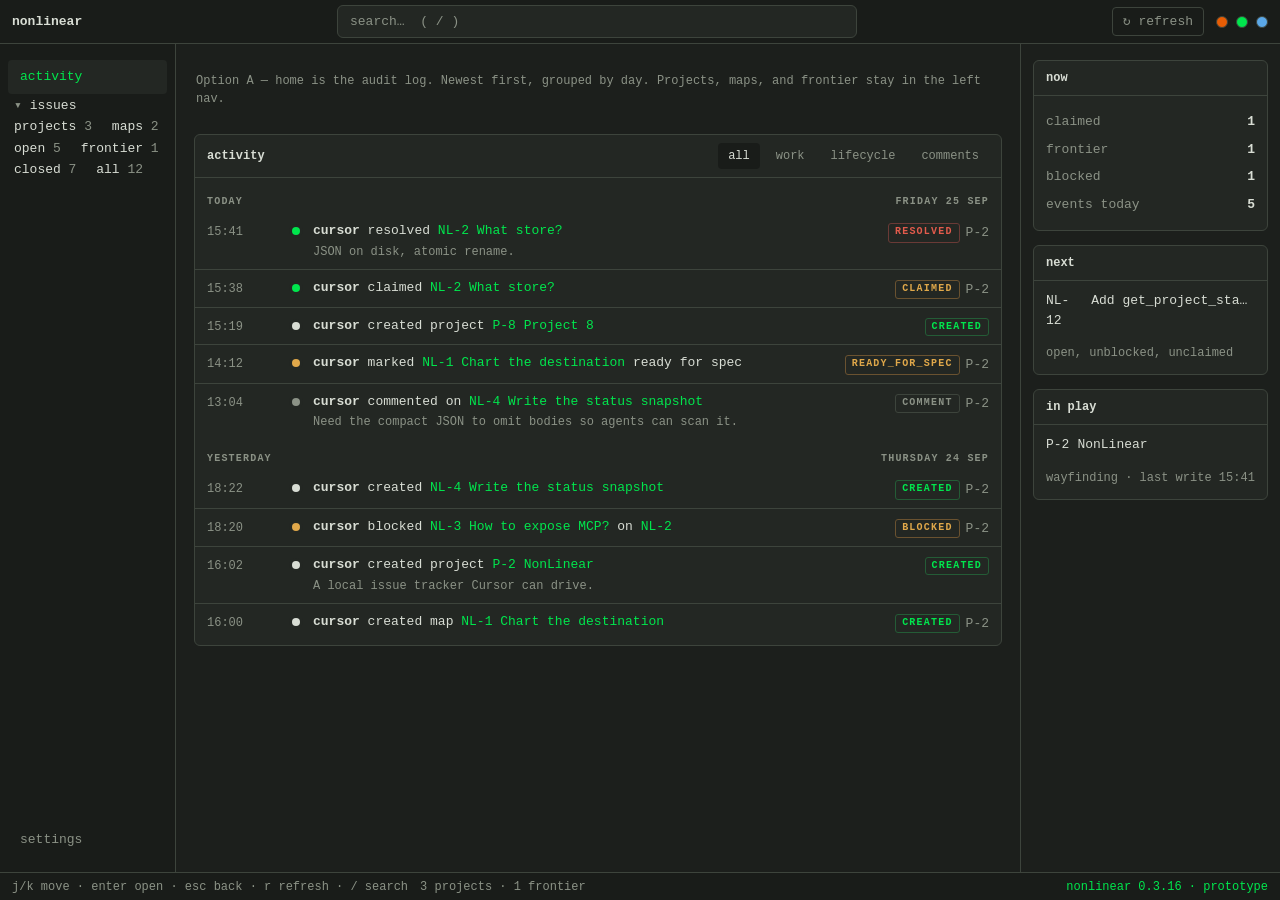
<file: web/prototypes/feed.html>
<!doctype html>
<html lang="en">
  <head>
    <meta charset="utf-8" />
    <meta name="viewport" content="width=device-width, initial-scale=1" />
    <title>activity feed · nonlinear</title>
    <script>
      document.documentElement.dataset.theme = "matrix";
    </script>
    <link rel="stylesheet" href="../app.css" />
    <link rel="stylesheet" href="proto.css" />
  </head>
  <body>
    <div id="app"></div>
    <script src="shell.js"></script>
    <script>
      paintShell({
        title: "activity feed",
        homeLabel: "activity",
        main: `
          <p class="proto-note">Option A — home is the audit log. Newest first, grouped by day. Projects, maps, and frontier stay in the left nav.</p>
          <section class="box">
            <div class="box-h">
              <strong>activity</strong>
              <div class="subnav">
                <button class="active">all</button>
                <button>work</button>
                <button>lifecycle</button>
                <button>comments</button>
              </div>
            </div>
            <div class="box-b">
              <div class="day-h"><span>today</span><span>friday 25 sep</span></div>
              <div class="event">
                <div class="event-time">15:41</div>
                <div class="event-rail"><i class="event-dot work"></i></div>
                <div class="event-main">
                  <div class="event-line"><span class="event-who">cursor</span> resolved <a href="#/2">NL-2 What store?</a></div>
                  <div class="event-gist">JSON on disk, atomic rename.</div>
                </div>
                <div class="event-meta"><span class="stamp closed">resolved</span><a class="muted" href="#/project/2">P-2</a></div>
              </div>
              <div class="event">
                <div class="event-time">15:38</div>
                <div class="event-rail"><i class="event-dot work"></i></div>
                <div class="event-main">
                  <div class="event-line"><span class="event-who">cursor</span> claimed <a href="#/2">NL-2 What store?</a></div>
                </div>
                <div class="event-meta"><span class="stamp claim">claimed</span><a class="muted" href="#/project/2">P-2</a></div>
              </div>
              <div class="event">
                <div class="event-time">15:19</div>
                <div class="event-rail"><i class="event-dot create"></i></div>
                <div class="event-main">
                  <div class="event-line"><span class="event-who">cursor</span> created project <a href="#/project/8">P-8 Project 8</a></div>
                </div>
                <div class="event-meta"><span class="stamp open">created</span></div>
              </div>
              <div class="event">
                <div class="event-time">14:12</div>
                <div class="event-rail"><i class="event-dot life"></i></div>
                <div class="event-main">
                  <div class="event-line"><span class="event-who">cursor</span> marked <a href="#/map/1">NL-1 Chart the destination</a> ready for spec</div>
                </div>
                <div class="event-meta"><span class="stamp claim">ready_for_spec</span><a class="muted" href="#/project/2">P-2</a></div>
              </div>
              <div class="event">
                <div class="event-time">13:04</div>
                <div class="event-rail"><i class="event-dot note"></i></div>
                <div class="event-main">
                  <div class="event-line"><span class="event-who">cursor</span> commented on <a href="#/4">NL-4 Write the status snapshot</a></div>
                  <div class="event-gist">Need the compact JSON to omit bodies so agents can scan it.</div>
                </div>
                <div class="event-meta"><span class="stamp">comment</span><a class="muted" href="#/project/2">P-2</a></div>
              </div>
              <div class="day-h"><span>yesterday</span><span>thursday 24 sep</span></div>
              <div class="event">
                <div class="event-time">18:22</div>
                <div class="event-rail"><i class="event-dot create"></i></div>
                <div class="event-main">
                  <div class="event-line"><span class="event-who">cursor</span> created <a href="#/4">NL-4 Write the status snapshot</a></div>
                </div>
                <div class="event-meta"><span class="stamp open">created</span><a class="muted" href="#/project/2">P-2</a></div>
              </div>
              <div class="event">
                <div class="event-time">18:20</div>
                <div class="event-rail"><i class="event-dot life"></i></div>
                <div class="event-main">
                  <div class="event-line"><span class="event-who">cursor</span> blocked <a href="#/3">NL-3 How to expose MCP?</a> on <a href="#/2">NL-2</a></div>
                </div>
                <div class="event-meta"><span class="stamp blocked">blocked</span><a class="muted" href="#/project/2">P-2</a></div>
              </div>
              <div class="event">
                <div class="event-time">16:02</div>
                <div class="event-rail"><i class="event-dot create"></i></div>
                <div class="event-main">
                  <div class="event-line"><span class="event-who">cursor</span> created project <a href="#/project/2">P-2 NonLinear</a></div>
                  <div class="event-gist">A local issue tracker Cursor can drive.</div>
                </div>
                <div class="event-meta"><span class="stamp open">created</span></div>
              </div>
              <div class="event">
                <div class="event-time">16:00</div>
                <div class="event-rail"><i class="event-dot create"></i></div>
                <div class="event-main">
                  <div class="event-line"><span class="event-who">cursor</span> created map <a href="#/map/1">NL-1 Chart the destination</a></div>
                </div>
                <div class="event-meta"><span class="stamp open">created</span><a class="muted" href="#/project/2">P-2</a></div>
              </div>
            </div>
          </section>
        `,
        rail: `
          <section class="box">
            <div class="box-h"><strong>now</strong></div>
            <div class="box-b pad">
              <div class="rail-line"><span>claimed</span><b>1</b></div>
              <div class="rail-line"><span>frontier</span><b>1</b></div>
              <div class="rail-line"><span>blocked</span><b>1</b></div>
              <div class="rail-line"><span>events today</span><b>5</b></div>
            </div>
          </section>
          <section class="box">
            <div class="box-h"><strong>next</strong></div>
            <div class="box-b">
              <a class="rel" href="#/12"><span class="id">NL-12</span><span class="rel-title">Add get_project_status</span></a>
              <div class="hint">open, unblocked, unclaimed</div>
            </div>
          </section>
          <section class="box">
            <div class="box-h"><strong>in play</strong></div>
            <div class="box-b">
              <a class="rel" href="#/project/2"><span class="id">P-2</span><span class="rel-title">NonLinear</span></a>
              <div class="hint">wayfinding · last write 15:41</div>
            </div>
          </section>
        `,
      });
    </script>
  </body>
</html>
</file>
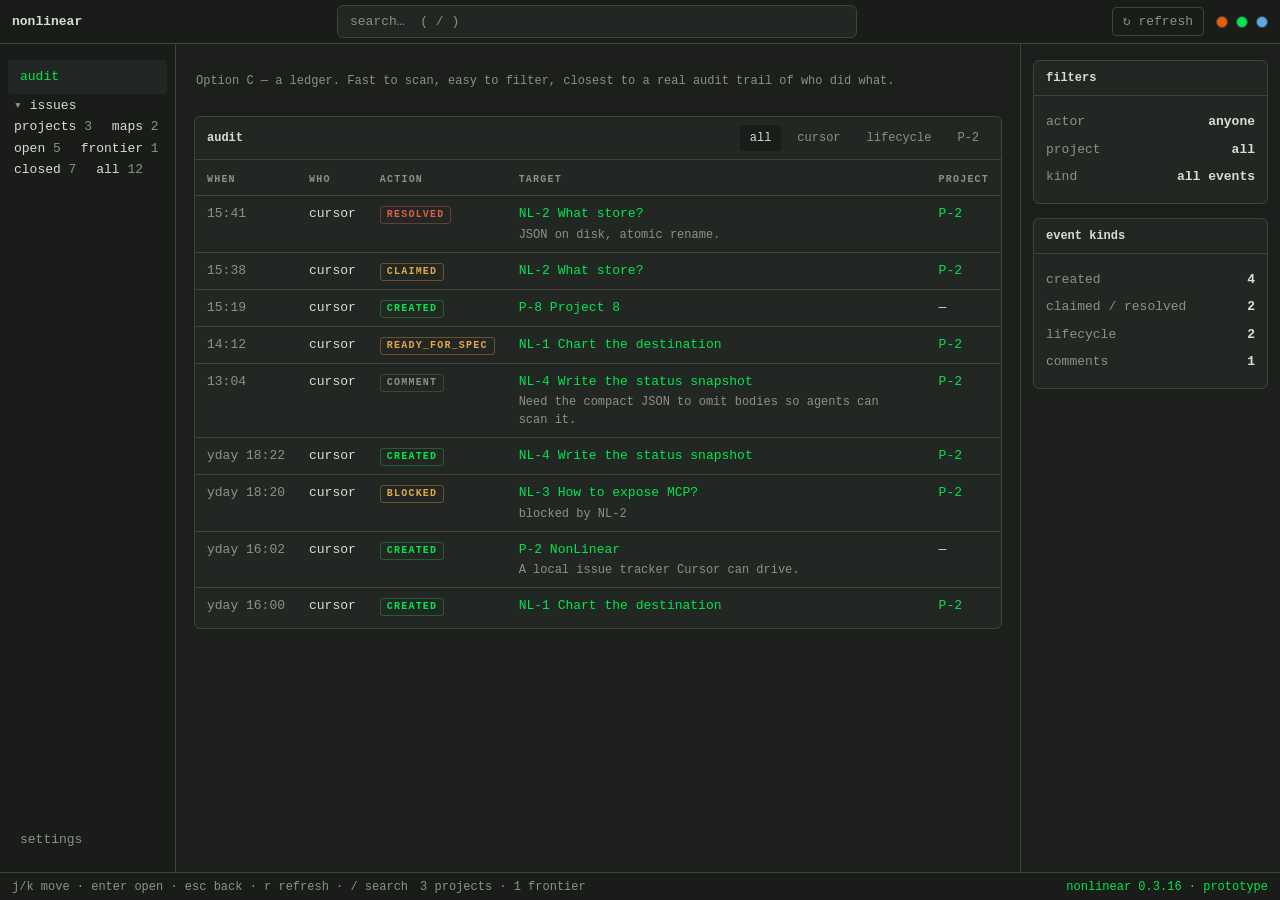
<file: web/prototypes/ledger.html>
<!doctype html>
<html lang="en">
  <head>
    <meta charset="utf-8" />
    <meta name="viewport" content="width=device-width, initial-scale=1" />
    <title>audit ledger · nonlinear</title>
    <script>
      document.documentElement.dataset.theme = "matrix";
    </script>
    <link rel="stylesheet" href="../app.css" />
    <link rel="stylesheet" href="proto.css" />
  </head>
  <body>
    <div id="app"></div>
    <script src="shell.js"></script>
    <script>
      paintShell({
        title: "audit ledger",
        homeLabel: "audit",
        main: `
          <p class="proto-note">Option C — a ledger. Fast to scan, easy to filter, closest to a real audit trail of who did what.</p>
          <section class="box">
            <div class="box-h">
              <strong>audit</strong>
              <div class="subnav">
                <button class="active">all</button>
                <button>cursor</button>
                <button>lifecycle</button>
                <button>P-2</button>
              </div>
            </div>
            <div class="box-b">
              <table class="ledger">
                <thead>
                  <tr>
                    <th>when</th>
                    <th>who</th>
                    <th>action</th>
                    <th>target</th>
                    <th>project</th>
                  </tr>
                </thead>
                <tbody>
                  <tr>
                    <td class="when">15:41</td>
                    <td class="who">cursor</td>
                    <td class="act"><span class="stamp closed">resolved</span></td>
                    <td><a href="#/2">NL-2 What store?</a><span class="gist">JSON on disk, atomic rename.</span></td>
                    <td><a href="#/project/2">P-2</a></td>
                  </tr>
                  <tr>
                    <td class="when">15:38</td>
                    <td class="who">cursor</td>
                    <td class="act"><span class="stamp claim">claimed</span></td>
                    <td><a href="#/2">NL-2 What store?</a></td>
                    <td><a href="#/project/2">P-2</a></td>
                  </tr>
                  <tr>
                    <td class="when">15:19</td>
                    <td class="who">cursor</td>
                    <td class="act"><span class="stamp open">created</span></td>
                    <td><a href="#/project/8">P-8 Project 8</a></td>
                    <td>—</td>
                  </tr>
                  <tr>
                    <td class="when">14:12</td>
                    <td class="who">cursor</td>
                    <td class="act"><span class="stamp claim">ready_for_spec</span></td>
                    <td><a href="#/map/1">NL-1 Chart the destination</a></td>
                    <td><a href="#/project/2">P-2</a></td>
                  </tr>
                  <tr>
                    <td class="when">13:04</td>
                    <td class="who">cursor</td>
                    <td class="act"><span class="stamp">comment</span></td>
                    <td><a href="#/4">NL-4 Write the status snapshot</a><span class="gist">Need the compact JSON to omit bodies so agents can scan it.</span></td>
                    <td><a href="#/project/2">P-2</a></td>
                  </tr>
                  <tr>
                    <td class="when">yday 18:22</td>
                    <td class="who">cursor</td>
                    <td class="act"><span class="stamp open">created</span></td>
                    <td><a href="#/4">NL-4 Write the status snapshot</a></td>
                    <td><a href="#/project/2">P-2</a></td>
                  </tr>
                  <tr>
                    <td class="when">yday 18:20</td>
                    <td class="who">cursor</td>
                    <td class="act"><span class="stamp blocked">blocked</span></td>
                    <td><a href="#/3">NL-3 How to expose MCP?</a><span class="gist">blocked by NL-2</span></td>
                    <td><a href="#/project/2">P-2</a></td>
                  </tr>
                  <tr>
                    <td class="when">yday 16:02</td>
                    <td class="who">cursor</td>
                    <td class="act"><span class="stamp open">created</span></td>
                    <td><a href="#/project/2">P-2 NonLinear</a><span class="gist">A local issue tracker Cursor can drive.</span></td>
                    <td>—</td>
                  </tr>
                  <tr>
                    <td class="when">yday 16:00</td>
                    <td class="who">cursor</td>
                    <td class="act"><span class="stamp open">created</span></td>
                    <td><a href="#/map/1">NL-1 Chart the destination</a></td>
                    <td><a href="#/project/2">P-2</a></td>
                  </tr>
                </tbody>
              </table>
            </div>
          </section>
        `,
        rail: `
          <section class="box">
            <div class="box-h"><strong>filters</strong></div>
            <div class="box-b pad">
              <div class="rail-line"><span>actor</span><b>anyone</b></div>
              <div class="rail-line"><span>project</span><b>all</b></div>
              <div class="rail-line"><span>kind</span><b>all events</b></div>
            </div>
          </section>
          <section class="box">
            <div class="box-h"><strong>event kinds</strong></div>
            <div class="box-b pad">
              <div class="rail-line"><span>created</span><b>4</b></div>
              <div class="rail-line"><span>claimed / resolved</span><b>2</b></div>
              <div class="rail-line"><span>lifecycle</span><b>2</b></div>
              <div class="rail-line"><span>comments</span><b>1</b></div>
            </div>
          </section>
        `,
      });
    </script>
  </body>
</html>
</file>
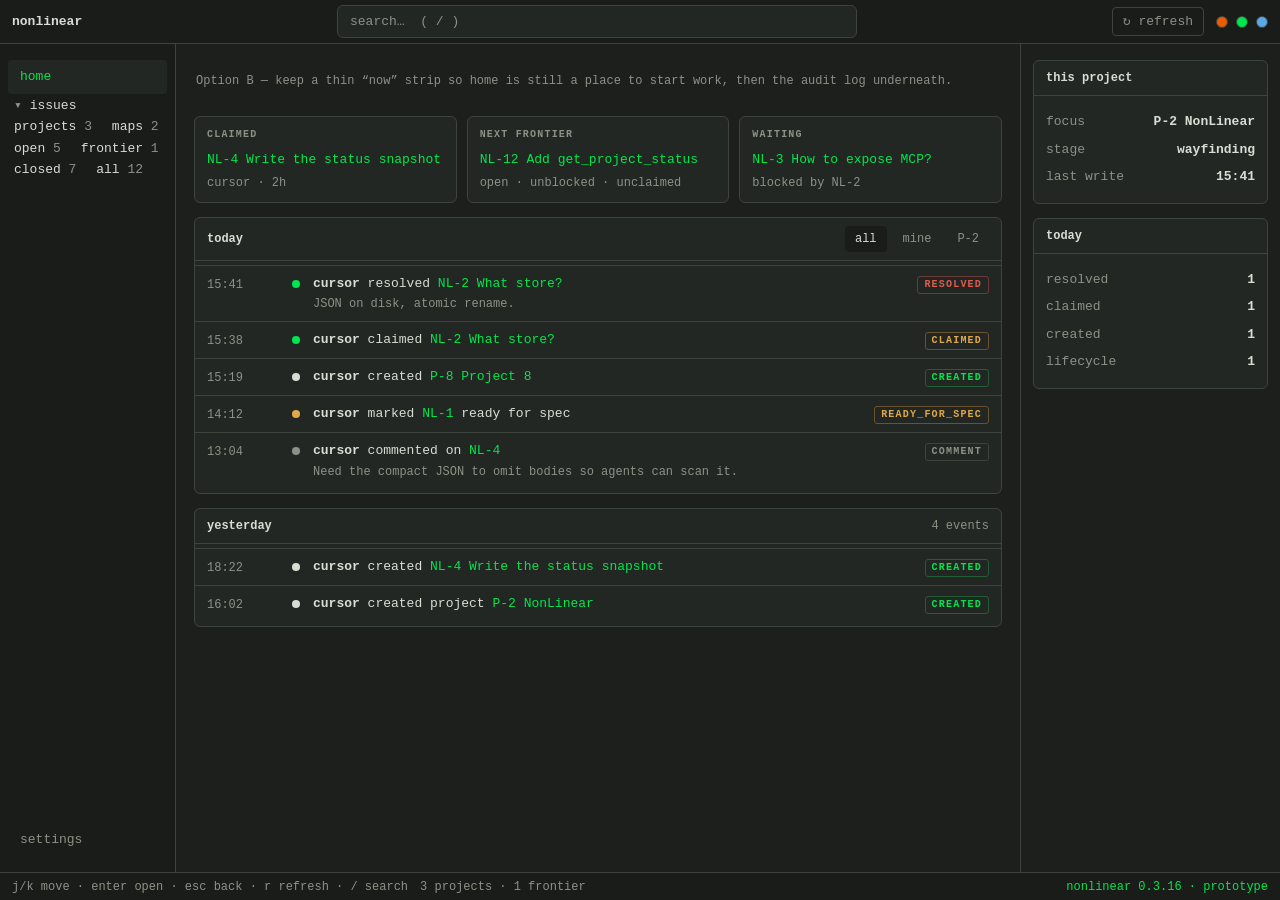
<file: web/prototypes/now.html>
<!doctype html>
<html lang="en">
  <head>
    <meta charset="utf-8" />
    <meta name="viewport" content="width=device-width, initial-scale=1" />
    <title>now + log · nonlinear</title>
    <script>
      document.documentElement.dataset.theme = "matrix";
    </script>
    <link rel="stylesheet" href="../app.css" />
    <link rel="stylesheet" href="proto.css" />
  </head>
  <body>
    <div id="app"></div>
    <script src="shell.js"></script>
    <script>
      paintShell({
        title: "now + log",
        homeLabel: "home",
        main: `
          <p class="proto-note">Option B — keep a thin “now” strip so home is still a place to start work, then the audit log underneath.</p>
          <div class="now-grid">
            <div class="now-card">
              <div class="k">claimed</div>
              <div class="v"><a href="#/4">NL-4 Write the status snapshot</a></div>
              <div class="s">cursor · 2h</div>
            </div>
            <div class="now-card">
              <div class="k">next frontier</div>
              <div class="v"><a href="#/12">NL-12 Add get_project_status</a></div>
              <div class="s">open · unblocked · unclaimed</div>
            </div>
            <div class="now-card">
              <div class="k">waiting</div>
              <div class="v"><a href="#/3">NL-3 How to expose MCP?</a></div>
              <div class="s">blocked by NL-2</div>
            </div>
          </div>
          <section class="box">
            <div class="box-h">
              <strong>today</strong>
              <div class="subnav">
                <button class="active">all</button>
                <button>mine</button>
                <button>P-2</button>
              </div>
            </div>
            <div class="box-b">
              <div class="event">
                <div class="event-time">15:41</div>
                <div class="event-rail"><i class="event-dot work"></i></div>
                <div class="event-main">
                  <div class="event-line"><span class="event-who">cursor</span> resolved <a href="#/2">NL-2 What store?</a></div>
                  <div class="event-gist">JSON on disk, atomic rename.</div>
                </div>
                <div class="event-meta"><span class="stamp closed">resolved</span></div>
              </div>
              <div class="event">
                <div class="event-time">15:38</div>
                <div class="event-rail"><i class="event-dot work"></i></div>
                <div class="event-main">
                  <div class="event-line"><span class="event-who">cursor</span> claimed <a href="#/2">NL-2 What store?</a></div>
                </div>
                <div class="event-meta"><span class="stamp claim">claimed</span></div>
              </div>
              <div class="event">
                <div class="event-time">15:19</div>
                <div class="event-rail"><i class="event-dot create"></i></div>
                <div class="event-main">
                  <div class="event-line"><span class="event-who">cursor</span> created <a href="#/project/8">P-8 Project 8</a></div>
                </div>
                <div class="event-meta"><span class="stamp open">created</span></div>
              </div>
              <div class="event">
                <div class="event-time">14:12</div>
                <div class="event-rail"><i class="event-dot life"></i></div>
                <div class="event-main">
                  <div class="event-line"><span class="event-who">cursor</span> marked <a href="#/map/1">NL-1</a> ready for spec</div>
                </div>
                <div class="event-meta"><span class="stamp claim">ready_for_spec</span></div>
              </div>
              <div class="event">
                <div class="event-time">13:04</div>
                <div class="event-rail"><i class="event-dot note"></i></div>
                <div class="event-main">
                  <div class="event-line"><span class="event-who">cursor</span> commented on <a href="#/4">NL-4</a></div>
                  <div class="event-gist">Need the compact JSON to omit bodies so agents can scan it.</div>
                </div>
                <div class="event-meta"><span class="stamp">comment</span></div>
              </div>
            </div>
          </section>
          <section class="box fold">
            <div class="box-h"><strong>yesterday</strong><span>4 events</span></div>
            <div class="box-b">
              <div class="event">
                <div class="event-time">18:22</div>
                <div class="event-rail"><i class="event-dot create"></i></div>
                <div class="event-main">
                  <div class="event-line"><span class="event-who">cursor</span> created <a href="#/4">NL-4 Write the status snapshot</a></div>
                </div>
                <div class="event-meta"><span class="stamp open">created</span></div>
              </div>
              <div class="event">
                <div class="event-time">16:02</div>
                <div class="event-rail"><i class="event-dot create"></i></div>
                <div class="event-main">
                  <div class="event-line"><span class="event-who">cursor</span> created project <a href="#/project/2">P-2 NonLinear</a></div>
                </div>
                <div class="event-meta"><span class="stamp open">created</span></div>
              </div>
            </div>
          </section>
        `,
        rail: `
          <section class="box">
            <div class="box-h"><strong>this project</strong></div>
            <div class="box-b pad">
              <div class="rail-line"><span>focus</span><b>P-2 NonLinear</b></div>
              <div class="rail-line"><span>stage</span><b>wayfinding</b></div>
              <div class="rail-line"><span>last write</span><b>15:41</b></div>
            </div>
          </section>
          <section class="box">
            <div class="box-h"><strong>today</strong></div>
            <div class="box-b pad">
              <div class="rail-line"><span>resolved</span><b>1</b></div>
              <div class="rail-line"><span>claimed</span><b>1</b></div>
              <div class="rail-line"><span>created</span><b>1</b></div>
              <div class="rail-line"><span>lifecycle</span><b>1</b></div>
            </div>
          </section>
        `,
      });
    </script>
  </body>
</html>
</file>
<file: web/app.css>
:root,
[data-theme="matrix"] {
  --bg: #1c1f1c;
  --bg-2: #232723;
  --bg-3: #191c19;
  --fg: #d8ddd4;
  --muted: #8b9286;
  --line: #3d443c;
  --accent: #00e64d;
  --take: #00e64d;
  --claim: #e0a84a;
  --warn: #e25b4c;
  --font: ui-monospace, "SF Mono", Menlo, Consolas, "Liberation Mono", monospace;
  --radius: 6px;
}
[data-theme="orange"] {
  --accent: #e85d04;
  --take: #e85d04;
}
[data-theme="cool"] {
  --accent: #5ba8e8;
  --take: #5ba8e8;
}

* { box-sizing: border-box; }
html, body { margin: 0; height: 100%; background: var(--bg); color: var(--fg); font: 13px/1.5 var(--font); }
a { color: var(--fg); text-decoration: none; }
a:hover { color: var(--accent); }
button, input, textarea, select { font: inherit; color: inherit; background: transparent; border: 0; }
button { cursor: pointer; }
::placeholder { color: var(--muted); }
:focus { outline: 1px solid var(--line); outline-offset: 1px; }

#app {
  height: 100%;
  display: grid;
  grid-template-rows: 44px 1fr 28px;
  background: var(--bg);
}

header {
  display: flex;
  align-items: center;
  gap: 12px;
  padding: 0 12px;
  background: var(--bg-3);
  border-bottom: 1px solid var(--line);
}
.brand {
  display: flex;
  align-items: center;
  gap: 8px;
  font-weight: 700;
  color: var(--fg);
  white-space: nowrap;
}
.brand img {
  width: 22px;
  height: 22px;
  border-radius: 6px;
  display: block;
  transition: filter 0.2s;
}
[data-theme="orange"] .brand img { filter: hue-rotate(-118deg); }
[data-theme="cool"] .brand img { filter: hue-rotate(67deg); }
.hdr-btn {
  flex: 0 0 auto;
  border: 1px solid var(--line);
  border-radius: 4px;
  padding: 4px 10px;
  color: var(--muted);
  white-space: nowrap;
}
.hdr-btn:hover { color: var(--fg); border-color: var(--accent); }
#search-form {
  flex: 1;
  display: flex;
  justify-content: center;
  min-width: 0;
}
#global-search {
  width: min(520px, 100%);
  background: var(--bg-2);
  border: 1px solid var(--line);
  border-radius: var(--radius);
  padding: 6px 12px;
  color: var(--fg);
}
#global-search::placeholder { color: var(--muted); }
#global-search:focus { outline: none; border-color: var(--accent); }

.shell {
  display: grid;
  grid-template-columns: 176px minmax(0, 1fr) 260px;
  min-height: 0;
}
nav {
  background: var(--bg-3);
  border-right: 1px solid var(--line);
  padding: 16px 8px;
  display: flex;
  flex-direction: column;
  gap: 1px;
  min-width: 0;
  overflow: auto;
}
nav > button {
  display: flex;
  justify-content: space-between;
  align-items: center;
  gap: 8px;
  text-align: left;
  padding: 7px 12px;
  color: var(--muted);
  border-radius: 4px;
  white-space: nowrap;
  flex: 0 0 auto;
}
nav button span { color: var(--muted); }
nav > button:hover {
  color: var(--fg);
  background: var(--bg-2);
}
nav > button.active {
  color: var(--accent);
  background: var(--bg-2);
}
nav > button.active span { color: var(--accent); }
nav [data-go="settings"] { margin-top: auto; }

main {
  min-width: 0;
  overflow: auto;
  padding: 16px 18px 24px;
  display: flex;
  flex-direction: column;
  gap: 14px;
}
.page-bar {
  display: flex;
  align-items: center;
}
.back-btn {
  border: 1px solid var(--line);
  border-radius: 4px;
  padding: 6px 12px;
  color: var(--muted);
}
.back-btn:hover { color: var(--fg); border-color: var(--accent); }
aside {
  border-left: 1px solid var(--line);
  padding: 16px 12px;
  overflow-x: hidden;
  overflow-y: auto;
  display: flex;
  flex-direction: column;
  gap: 14px;
  background: var(--bg);
  min-width: 0;
}

.box {
  border: 1px solid var(--line);
  border-radius: var(--radius);
  background: var(--bg-2);
  min-width: 0;
}
.box-h {
  display: flex;
  justify-content: space-between;
  align-items: center;
  gap: 8px;
  padding: 8px 12px;
  color: var(--muted);
  border-bottom: 1px solid var(--line);
  font-size: 12px;
}
.box-h strong { color: var(--fg); font-weight: 600; }
.box-h button { color: var(--muted); padding: 0; }
.box-h button:hover { color: var(--fg); }
.box-actions { display: flex; align-items: center; gap: 10px; padding-right: 12px; }
.box.fold .box-h.fold-h { padding: 0; gap: 0; }
.box-h .fold-bar {
  display: flex;
  align-items: center;
  gap: 8px;
  flex: 1;
  min-width: 0;
  padding: 8px 12px;
  text-align: left;
  color: inherit;
  cursor: pointer;
  border-radius: var(--radius) 0 0 0;
}
.fold-bar:hover { background: var(--bg-3); }
.fold-bar strong { color: var(--fg); }
.fold-ch {
  width: 1.1em;
  flex: 0 0 auto;
  line-height: 1;
  color: var(--muted);
}
.box.fold.is-closed .box-h { border-bottom: 0; }
.subnav { display: flex; gap: 6px; }
.subnav button { color: var(--muted); padding: 4px 10px; border-radius: 4px; }
.subnav button.active, .subnav button:hover { color: var(--fg); background: var(--bg-3); }
.box-b { padding: 4px 0; }
.box-b.pad { padding: 12px; }
.box-b > .pad { padding: 8px 12px 12px; }
.body, .comment .text { overflow-wrap: break-word; }
.body > *:first-child, .comment .text > *:first-child { margin-top: 0; }
.body > *:last-child, .comment .text > *:last-child { margin-bottom: 0; }
.body h1, .comment .text h1 { font-size: 16px; margin: 12px 0 8px; }
.body h2, .comment .text h2 { font-size: 14px; margin: 12px 0 6px; }
.body h3, .comment .text h3, .body h4, .comment .text h4 { font-size: 13px; margin: 10px 0 6px; }
.body p, .comment .text p { margin: 8px 0; }
.body ul, .comment .text ul, .body ol, .comment .text ol { margin: 8px 0; padding-left: 20px; }
.body li, .comment .text li { margin: 2px 0; }
.body a, .comment .text a { color: var(--accent); }
.body a:hover, .comment .text a:hover { text-decoration: underline; }
.body code, .comment .text code {
  background: var(--bg-3);
  border-radius: 3px;
  padding: 1px 5px;
}
.body pre, .comment .text pre {
  background: var(--bg-3);
  border: 1px solid var(--line);
  border-radius: 4px;
  padding: 10px;
  overflow: auto;
}
.body pre code, .comment .text pre code { background: none; padding: 0; }
.body blockquote, .comment .text blockquote {
  border-left: 2px solid var(--accent);
  margin: 8px 0;
  padding: 2px 0 2px 10px;
  color: var(--muted);
}
.body hr, .comment .text hr { border: 0; border-top: 1px solid var(--line); margin: 12px 0; }
.md-table {
  overflow-x: auto;
  max-width: 100%;
  margin: 8px 0;
}
.body table {
  border-collapse: collapse;
}
.body th,
.body td {
  border: 1px solid var(--line);
  padding: 5px 8px;
  text-align: left;
  vertical-align: top;
}
.body thead th {
  font-weight: 600;
  background: var(--bg);
  color: var(--fg);
  white-space: nowrap;
}
.map-body { color: var(--muted); max-height: 180px; overflow: auto; }

.row {
  display: grid;
  grid-template-columns: 64px minmax(0, 1fr) auto auto;
  gap: 10px;
  padding: 6px 12px;
  align-items: baseline;
}
.row:hover, .row.selected { background: var(--bg-3); }
.row .id { color: var(--muted); }
.row .title { overflow: hidden; text-overflow: ellipsis; white-space: nowrap; color: var(--fg); min-width: 0; }
.row .meta { display: flex; flex-wrap: wrap; gap: 6px; justify-content: flex-end; }
.row.project-row {
  grid-template-columns: auto minmax(0, 1fr) auto;
}
.row.project-row .mark { white-space: nowrap; }
.tag {
  color: var(--take);
  padding: 0;
  border-radius: 4px;
}
.tag:hover { text-decoration: underline; }
.tag.active, .chips .tag.active {
  color: var(--fg);
  border: 1px solid var(--accent);
  padding: 1px 6px;
}
.chips .tag {
  border: 1px solid var(--line);
  border-radius: 4px;
  padding: 2px 8px;
  color: var(--muted);
}
.chips .tag:hover { color: var(--accent); border-color: var(--accent); }
.mark { color: var(--muted); }
.mark.take { color: var(--take); }
.mark.claim { color: var(--claim); }
.mark.blocked { color: var(--claim); }
.mark.closed { color: #5c6358; }
.stamp {
  display: inline-block;
  border: 1px solid var(--line);
  color: var(--muted);
  font-size: 10px;
  font-weight: 700;
  letter-spacing: 0.12em;
  text-transform: uppercase;
  padding: 1px 6px;
  border-radius: 3px;
  line-height: 1.4;
  white-space: nowrap;
}
.stamp.lg { font-size: 11px; padding: 2px 8px; }
.stamp.closed { border-color: #6a3a36; color: var(--warn); }
.stamp.blocked { border-color: #6a5230; color: var(--claim); }
.stamp.take, .stamp.open { border-color: #245c36; color: var(--take); }
.stamp.claim { border-color: #6a5230; color: var(--claim); }
.kicker { display: flex; align-items: center; gap: 10px; color: var(--muted); margin-bottom: 8px; }
.md-editor { display: flex; flex-direction: column; gap: 8px; }
.md-editor .md-tabs { padding: 0; }
.md-preview {
  min-height: 120px;
  border: 1px solid var(--line);
  border-radius: 4px;
  padding: 10px;
  background: var(--bg-3);
}
.overdue { color: var(--warn); }
.muted { color: var(--muted); }

.rel {
  display: flex;
  align-items: baseline;
  gap: 8px;
  padding: 6px 12px;
  color: var(--fg);
}
.rel:hover { background: var(--bg-3); color: var(--accent); }
.rel .rel-title {
  overflow: hidden;
  text-overflow: ellipsis;
  white-space: nowrap;
}

.box-h > .compose { margin-left: auto; flex: 0 0 auto; }
.box-h .compose-open {
  border: 1px solid var(--line);
  border-radius: 4px;
  padding: 3px 10px;
  color: var(--muted);
  font-weight: 600;
  white-space: nowrap;
  user-select: none;
  -webkit-user-select: none;
}
.box-h .compose-open:hover {
  color: var(--fg);
  border-color: var(--accent);
}
.compose-layer {
  position: fixed;
  inset: 0;
  z-index: 80;
  display: flex;
  align-items: center;
  justify-content: center;
  padding: 24px;
}
.compose-layer[hidden] { display: none !important; }
.compose-scrim {
  position: absolute;
  inset: 0;
  background: rgba(0, 0, 0, 0.58);
  cursor: pointer;
  border: 0;
  padding: 0;
}
.compose-card {
  position: relative;
  z-index: 1;
  width: min(540px, 100%);
  max-height: calc(100vh - 48px);
  overflow: auto;
  background: var(--bg-2);
  border: 1px solid var(--line);
  border-radius: var(--radius);
  box-shadow: 0 18px 48px rgba(0, 0, 0, 0.45);
}
.compose-card-h {
  display: flex;
  align-items: center;
  padding: 10px 14px;
  border-bottom: 1px solid var(--line);
  color: var(--muted);
}
.compose-card-h strong { color: var(--fg); font-weight: 600; }
.compose-card-b { padding: 14px; }
.compose-card .edit-label textarea { min-height: 140px; }
.compose-card .md-preview { min-height: 140px; }
body.compose-open { overflow: hidden; }

.edit-label {
  display: flex;
  flex-direction: column;
  gap: 6px;
  color: var(--muted);
  margin-bottom: 10px;
}
.edit-label input {
  background: var(--bg-3);
  border: 1px solid var(--line);
  border-radius: 4px;
  padding: 8px 10px;
  color: var(--fg);
}
.edit-label select {
  background: var(--bg-3);
  border: 1px solid var(--line);
  border-radius: 4px;
  padding: 8px 10px;
  color: var(--fg);
}
.edit-label input:focus, .edit-label select:focus { outline: none; border-color: var(--accent); }
.edit-label textarea { min-height: 220px; }
.tag-picker {
  display: flex;
  flex-direction: column;
  gap: 8px;
}
.tag-picker .chips { margin: 0; }
.tag-picker .tag.pinned {
  cursor: default;
  color: var(--muted);
}
.tag-picker .tag.pinned:hover { text-decoration: none; border-color: var(--line); color: var(--muted); }
.tag-picker .tag[data-remove-tag]:hover { color: var(--warn); border-color: var(--warn); text-decoration: none; }
aside .edit-label { margin-bottom: 8px; }
aside .edit-label select { width: 100%; max-width: none; }
aside .actions { margin: 0; }
h1 { font-size: 16px; font-weight: 600; margin: 0 0 10px; }
.chips { display: flex; flex-wrap: wrap; gap: 8px; margin: 8px 0; }
.chip { border: 1px solid var(--line); border-radius: 4px; padding: 2px 8px; color: var(--muted); }
.actions { display: flex; flex-wrap: wrap; gap: 8px; margin: 12px 0 4px; }
.actions button {
  border: 1px solid var(--line);
  border-radius: 4px;
  padding: 4px 10px;
  color: var(--muted);
}
.actions button:hover { color: var(--fg); }
.actions button.danger { color: var(--warn); border-color: #6a3a36; }
.actions button.danger:hover { color: #fff; background: #6a3a36; }
.actions button.danger.armed { color: #fff; background: var(--warn); border-color: var(--warn); }
.actions select {
  border: 1px solid var(--line);
  border-radius: 4px;
  padding: 4px 8px;
  background: var(--bg-3);
  color: var(--fg);
  max-width: 240px;
}
.settings-meta { display: flex; flex-direction: column; gap: 6px; }
.settings-warn { color: var(--warn); margin: 12px 0 4px; }
.notice { color: var(--accent); margin: 0 0 10px; }
.busy {
  display: flex;
  align-items: center;
  gap: 8px;
  color: var(--accent);
  margin: 0 0 10px;
}
.spin {
  width: 12px;
  height: 12px;
  border: 2px solid var(--line);
  border-top-color: var(--accent);
  border-radius: 50%;
  animation: spin 0.7s linear infinite;
  flex: 0 0 auto;
}
@keyframes spin { to { transform: rotate(360deg); } }
body.is-busy .actions button,
body.is-busy #cursor-settings button {
  opacity: 0.45;
  pointer-events: none;
}
body.is-busy .actions button.is-waiting {
  opacity: 1;
  color: var(--accent);
  display: inline-flex;
  align-items: center;
  gap: 6px;
}
textarea {
  width: 100%;
  min-height: 120px;
  border: 1px solid var(--line);
  border-radius: 4px;
  padding: 10px;
  resize: vertical;
  background: var(--bg-3);
}
.comments { display: flex; flex-direction: column; gap: 0; }
.comment { padding: 10px 12px; border-top: 1px solid var(--line); }
.comment .who {
  display: flex;
  justify-content: space-between;
  align-items: baseline;
  gap: 8px;
  color: var(--muted);
  margin-bottom: 4px;
}
.comment .edit-c { color: var(--muted); padding: 0; }
.comment .edit-c:hover { color: var(--accent); }
.error { color: var(--warn); padding: 8px 12px; }
.empty { color: var(--muted); padding: 16px 12px; }
.group + .group {
  border-top: 1px solid var(--line);
  margin-top: 4px;
}
.group-h {
  display: flex;
  justify-content: space-between;
  align-items: baseline;
  gap: 8px;
  padding: 10px 12px 2px;
  color: var(--muted);
  font-size: 12px;
}
.group-h .group-map { color: var(--accent); font-weight: 600; }
.group-h .group-map:hover { text-decoration: underline; }
.group-rows {
  margin-left: 12px;
  border-left: 2px solid var(--line);
}
.group-rows .row {
  padding-left: 14px;
}
.group-sub {
  color: var(--muted);
  font-size: 10px;
  font-weight: 700;
  letter-spacing: 0.1em;
  text-transform: uppercase;
  padding: 8px 12px 2px 14px;
}
.map-mark { color: var(--accent); font-size: 12px; }
.progress {
  height: 3px;
  background: var(--bg-3);
  border-radius: 2px;
  margin: 2px 12px 6px;
  overflow: hidden;
}
.progress i {
  display: block;
  height: 100%;
  background: var(--accent);
  border-radius: 2px;
}
.progress.slim { margin: 8px 0 0; }
.now-grid {
  display: grid;
  grid-template-columns: 1fr 1fr 1fr;
  gap: 10px;
}
.now-grid .row {
  grid-template-columns: 56px minmax(0, 1fr) auto;
}
.now-grid .box-h button,
.box-h [data-home-next] {
  color: var(--muted);
  border: 1px solid var(--line);
  border-radius: 4px;
  padding: 2px 8px;
}
.now-grid .box-h button:hover,
.box-h [data-home-next]:hover {
  color: var(--fg);
  border-color: var(--accent);
}
.day-h {
  padding: 12px 12px 4px;
  color: var(--muted);
  font-size: 10px;
  font-weight: 700;
  letter-spacing: 0.12em;
  text-transform: uppercase;
}
.event {
  display: grid;
  grid-template-columns: 52px 14px minmax(0, 1fr) auto;
  gap: 10px;
  padding: 8px 12px;
  align-items: start;
  border-top: 1px solid var(--line);
}
.event:hover { background: var(--bg-3); }
.event-time { color: var(--muted); font-size: 12px; padding-top: 2px; }
.event-rail {
  display: flex;
  justify-content: center;
  padding-top: 6px;
}
.event-dot {
  width: 8px;
  height: 8px;
  border-radius: 50%;
  background: var(--line);
  box-shadow: 0 0 0 3px var(--bg-2);
}
.event-dot.work { background: var(--take); }
.event-dot.life { background: var(--claim); }
.event-dot.note { background: var(--muted); }
.event-dot.create { background: var(--fg); }
.event-main { min-width: 0; }
.event-line {
  color: var(--fg);
  overflow: hidden;
  text-overflow: ellipsis;
  white-space: nowrap;
}
.event-line a { color: var(--accent); }
.event-line a:hover { text-decoration: underline; }
.event-who { color: var(--fg); font-weight: 600; }
.event-gist {
  color: var(--muted);
  font-size: 12px;
  margin-top: 2px;
  overflow: hidden;
  text-overflow: ellipsis;
  white-space: nowrap;
}
.event-meta {
  display: flex;
  flex-wrap: wrap;
  gap: 6px;
  justify-content: flex-end;
  padding-top: 2px;
}
.stats {
  display: grid;
  grid-template-columns: repeat(5, 1fr);
  gap: 10px;
}
.stat {
  border: 1px solid var(--line);
  border-radius: var(--radius);
  background: var(--bg-2);
  padding: 10px 12px;
}
.stat-v { font-size: 20px; font-weight: 700; color: var(--fg); }
.stat-v .stat-u { font-size: 12px; color: var(--muted); font-weight: 400; }
.stat-l { color: var(--muted); font-size: 12px; margin-top: 2px; }
.hint { color: var(--muted); padding: 8px 12px; font-size: 12px; }
.rail-line {
  display: flex;
  justify-content: space-between;
  align-items: baseline;
  gap: 10px;
  padding: 4px 0;
  color: var(--muted);
  min-width: 0;
}
.rail-line b {
  color: var(--fg);
  font-weight: 600;
  min-width: 0;
  overflow: hidden;
  text-align: right;
  overflow-wrap: anywhere;
}
.rail-line a { color: var(--accent); }
.rail-line a:hover { text-decoration: underline; }
.tags { display: flex; flex-wrap: wrap; gap: 8px; padding: 10px 12px; }
.tags .tag { color: var(--take); }

footer {
  display: flex;
  align-items: center;
  gap: 12px;
  padding: 0 12px;
  border-top: 1px solid var(--line);
  background: var(--bg-3);
  color: var(--muted);
  font-size: 12px;
  min-width: 0;
}
footer > span { white-space: nowrap; }
footer .foot-counts { color: var(--muted); }
footer .foot-counts b { color: var(--fg); font-weight: 600; }
footer .foot-counts .take { color: var(--accent); }
footer .foot-repo {
  min-width: 0;
  max-width: 42vw;
  overflow: hidden;
  text-overflow: ellipsis;
}
.swatches { display: flex; align-items: center; gap: 8px; }
.swatch {
  width: 12px;
  height: 12px;
  border-radius: 50%;
  border: 1px solid var(--line);
  padding: 0;
}
.swatch[data-theme="orange"] { background: #e85d04; }
.swatch[data-theme="matrix"] { background: #00e64d; }
.swatch[data-theme="cool"] { background: #5ba8e8; }
.swatch[aria-checked="true"] { box-shadow: 0 0 0 1px var(--bg-3), 0 0 0 2px var(--fg); }
footer .foot-brand { margin-left: auto; color: var(--accent); }
#install { color: var(--accent); }

@media (max-width: 1100px) {
  .shell { grid-template-columns: 168px minmax(0, 1fr); }
  aside { display: none; }
  .stats { grid-template-columns: repeat(2, 1fr); }
  .now-grid { grid-template-columns: 1fr; }
}
@media (max-width: 860px) {
  .row { grid-template-columns: 52px minmax(0, 1fr) auto; gap: 8px; }
  .row .meta { display: none; }
  .row.project-row { grid-template-columns: auto minmax(0, 1fr) auto; }
}
@media (max-width: 720px) {
  .shell {
    grid-template-columns: 1fr;
    grid-template-rows: auto minmax(0, 1fr);
  }
  nav {
    flex-direction: row;
    flex-wrap: wrap;
    align-items: flex-start;
    align-content: flex-start;
    border-right: 0;
    border-bottom: 1px solid var(--line);
    overflow: auto;
    max-height: 42vh;
    padding: 8px;
    gap: 2px;
  }
  nav > [data-filter="home"] { order: 1; }
  nav > [data-filter="projects"] { order: 2; }
  nav [data-go="settings"] { margin-top: 0; margin-left: auto; order: 3; }
  .brand span, .hdr-btn .lbl { display: none; }
  main { padding: 12px; }
  .stats { grid-template-columns: 1fr 1fr; }
  footer > span:first-child { display: none; }
  .row.project-row {
    grid-template-columns: auto minmax(0, 1fr);
    align-items: start;
  }
  .row.project-row .mark {
    grid-column: 2;
    white-space: normal;
  }
}

@media (display-mode: standalone) {
  #install { display: none !important; }
}
</file>
<file: web/prototypes/proto.css>
.subnav { margin: 0; }
.day-h {
  display: flex;
  justify-content: space-between;
  align-items: baseline;
  gap: 8px;
  padding: 12px 12px 4px;
  color: var(--muted);
  font-size: 10px;
  font-weight: 700;
  letter-spacing: 0.12em;
  text-transform: uppercase;
}
.day-h + .event { border-top: 0; }
.event {
  display: grid;
  grid-template-columns: 72px 14px minmax(0, 1fr) auto;
  gap: 10px;
  padding: 8px 12px;
  align-items: start;
  border-top: 1px solid var(--line);
}
.event:hover { background: var(--bg-3); }
.event-time { color: var(--muted); font-size: 12px; padding-top: 2px; }
.event-rail {
  display: flex;
  justify-content: center;
  padding-top: 6px;
}
.event-dot {
  width: 8px;
  height: 8px;
  border-radius: 50%;
  background: var(--line);
  box-shadow: 0 0 0 3px var(--bg-2);
}
.event-dot.work { background: var(--take); }
.event-dot.life { background: var(--claim); }
.event-dot.note { background: var(--muted); }
.event-dot.create { background: var(--fg); }
.event-main { min-width: 0; }
.event-line {
  color: var(--fg);
  overflow: hidden;
  text-overflow: ellipsis;
  white-space: nowrap;
}
.event-line a { color: var(--accent); }
.event-line a:hover { text-decoration: underline; }
.event-who { color: var(--fg); font-weight: 600; }
.event-gist {
  color: var(--muted);
  font-size: 12px;
  margin-top: 2px;
  overflow: hidden;
  text-overflow: ellipsis;
  white-space: nowrap;
}
.event-meta {
  display: flex;
  flex-wrap: wrap;
  gap: 6px;
  justify-content: flex-end;
  padding-top: 2px;
}
.now-grid {
  display: grid;
  grid-template-columns: 1fr 1fr 1fr;
  gap: 10px;
}
.now-card {
  border: 1px solid var(--line);
  border-radius: var(--radius);
  background: var(--bg-2);
  padding: 10px 12px;
  min-width: 0;
}
.now-card .k { color: var(--muted); font-size: 10px; font-weight: 700; letter-spacing: 0.12em; text-transform: uppercase; }
.now-card .v { margin-top: 8px; color: var(--fg); }
.now-card .v a { color: var(--accent); }
.now-card .v a:hover { text-decoration: underline; }
.now-card .s { color: var(--muted); font-size: 12px; margin-top: 4px; }
.ledger {
  width: 100%;
  border-collapse: collapse;
}
.ledger th,
.ledger td {
  text-align: left;
  vertical-align: top;
  padding: 8px 12px;
  border-top: 1px solid var(--line);
}
.ledger th {
  color: var(--muted);
  font-size: 10px;
  font-weight: 700;
  letter-spacing: 0.12em;
  text-transform: uppercase;
  border-top: 0;
}
.ledger td { color: var(--fg); }
.ledger tr:hover td { background: var(--bg-3); }
.ledger .when { color: var(--muted); white-space: nowrap; width: 88px; }
.ledger .who { white-space: nowrap; }
.ledger .act { white-space: nowrap; }
.ledger a { color: var(--accent); }
.ledger a:hover { text-decoration: underline; }
.ledger .gist { color: var(--muted); display: block; margin-top: 2px; font-size: 12px; }
.proto-note {
  color: var(--muted);
  font-size: 12px;
  padding: 0 2px;
}
</file>
